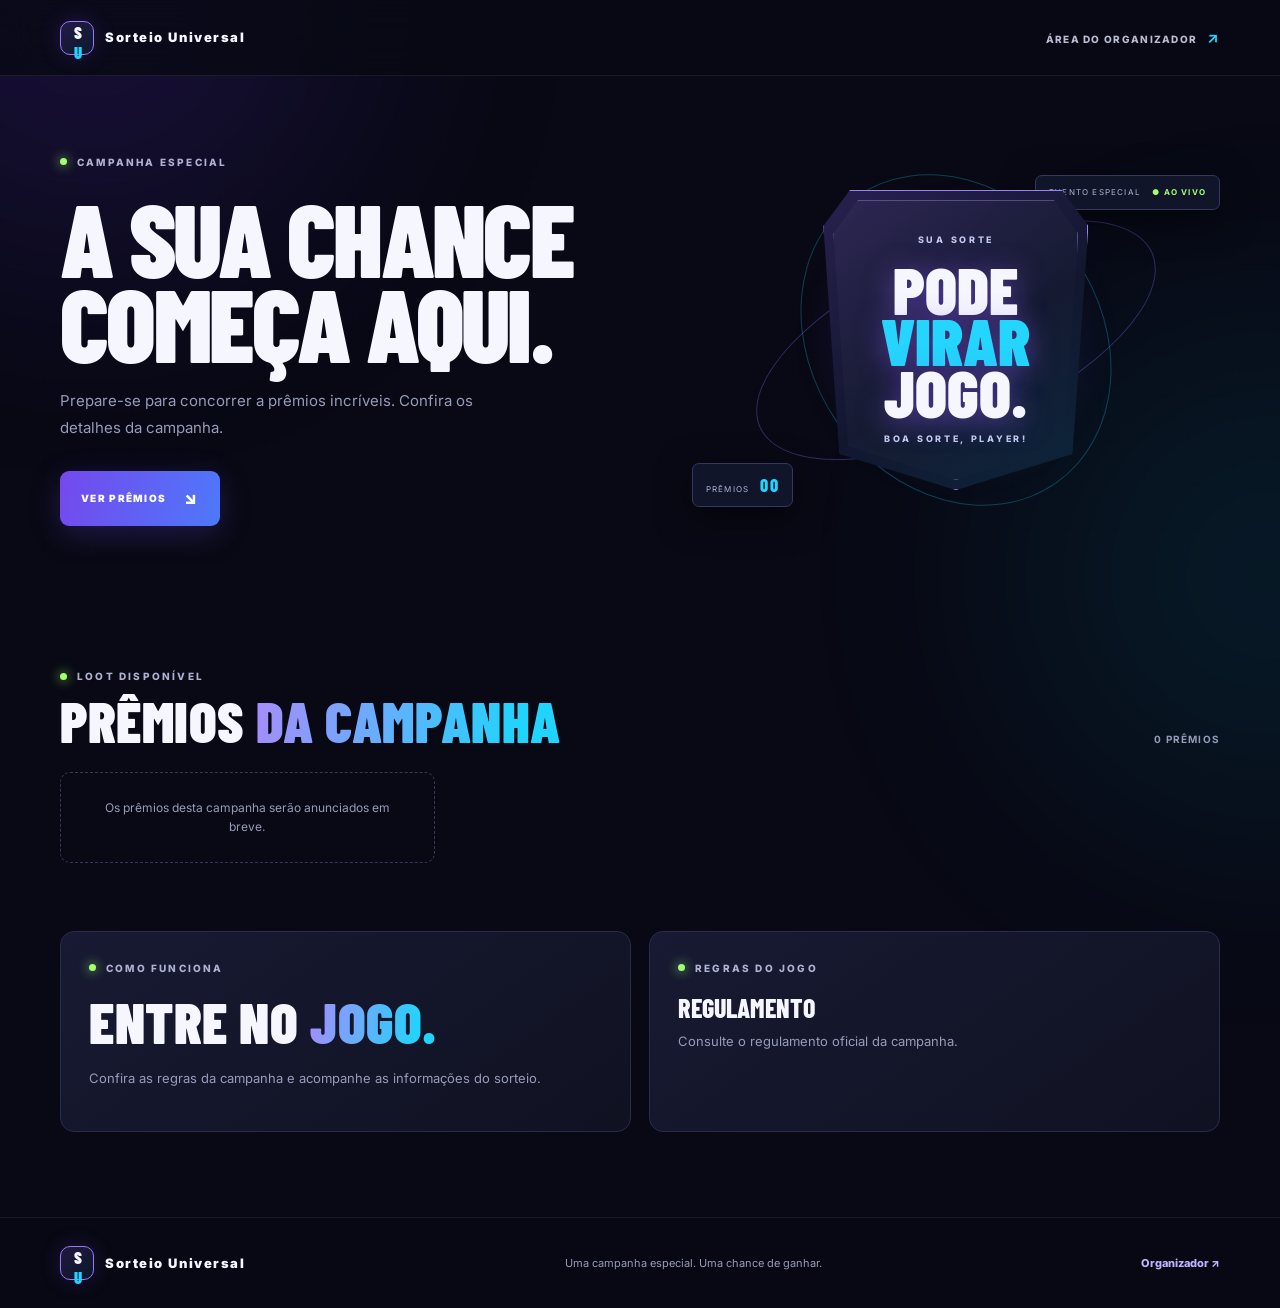
<file: index.html>
<!doctype html>
<html lang="pt-BR">
<head>
  <meta charset="utf-8"><meta name="viewport" content="width=device-width,initial-scale=1">
  <meta name="theme-color" content="#080914"><meta name="description" content="Campanha especial de sorteios">
  <title>Sorteio Universal</title>
  <link rel="preconnect" href="https://fonts.googleapis.com"><link rel="preconnect" href="https://fonts.gstatic.com" crossorigin>
  <link href="https://fonts.googleapis.com/css2?family=Barlow+Condensed:wght@500;600;700;800;900&family=Inter:wght@400;500;600;700;800&display=swap" rel="stylesheet">
  <link rel="stylesheet" href="css/style.css">
</head>
<body class="public-page">
  <div class="ambient ambient-one"></div><div class="ambient ambient-two"></div><div class="grid-noise"></div>
  <header class="topbar"><a class="brand" href="index.html"><span class="brand-mark">S<span>U</span></span><span id="brandName">SORTEIO<span> UNIVERSAL</span></span></a><a class="top-link" href="admin.html">ÁREA DO ORGANIZADOR <b>↗</b></a></header>
  <main>
    <section class="hero wrap">
      <div class="hero-copy"><div class="eyebrow"><i></i><span id="campaignTag">CAMPANHA ESPECIAL</span></div><h1 id="heroTitle">A SUA CHANCE<br><em>COMEÇA AQUI.</em></h1><p id="heroDescription">Prepare-se para concorrer a prêmios incríveis. Confira os detalhes da campanha.</p><a class="button button-primary" href="#premios">VER PRÊMIOS <span>↘</span></a></div>
      <div class="hero-art" id="heroArt"><div class="hero-orbit orbit-a"></div><div class="hero-orbit orbit-b"></div><div class="hero-chip chip-top">EVENTO ESPECIAL <b>● AO VIVO</b></div><div class="hero-emblem"><span class="emblem-kicker">SUA SORTE</span><strong>PODE<br><i>VIRAR</i><br>JOGO.</strong><span class="emblem-bottom">BOA SORTE, PLAYER!</span></div><div class="hero-chip chip-bottom">PRÊMIOS <b id="heroPrizeCount">00</b></div></div>
    </section>
    <section class="banner-section wrap" id="bannerSection" hidden><div class="campaign-banner" id="campaignBanner"></div></section>
    <section class="section wrap" id="premios"><div class="section-heading"><div><div class="eyebrow"><i></i> LOOT DISPONÍVEL</div><h2>PRÊMIOS <em>DA CAMPANHA</em></h2></div><span class="section-note" id="prizeTotal">0 PRÊMIOS</span></div><div class="prize-grid" id="prizeGrid"><div class="empty-state">Os prêmios desta campanha serão anunciados em breve.</div></div></section>
    <section class="section wrap details-grid"><article class="detail-panel"><div class="eyebrow"><i></i> COMO FUNCIONA</div><h2>ENTRE NO <em>JOGO.</em></h2><p id="howText">Confira as regras da campanha e acompanhe as informações do sorteio.</p></article><article class="detail-panel rules-panel"><div class="eyebrow"><i></i> REGRAS DO JOGO</div><h3>REGULAMENTO</h3><div id="rulesText" class="rules-text">Consulte o regulamento oficial da campanha.</div></article></section>
  </main>
  <footer class="footer"><div class="wrap footer-inner"><div class="brand"><span class="brand-mark">S<span>U</span></span><span id="footerName">SORTEIO UNIVERSAL</span></div><span id="footerInfo">Uma campanha especial. Uma chance de ganhar.</span><a href="admin.html">Organizador ↗</a></div></footer>
  <script src="js/public.js"></script>
</body></html>
</file>
<file: css/style.css>
:root{--bg:#080914;--panel:#111326;--panel2:#171a31;--line:#292d4b;--text:#f5f6ff;--muted:#969bb9;--accent:#8b5cf6;--cyan:#21d4fd;--pink:#f43f9b;--green:#a3ff6f;--font:'Inter',Arial,sans-serif;--display:'Barlow Condensed',Impact,sans-serif}*{box-sizing:border-box}html{scroll-behavior:smooth}body{margin:0;background:var(--bg);color:var(--text);font:15px/1.6 var(--font);overflow-x:hidden}button,input,textarea{font:inherit}button,a{-webkit-tap-highlight-color:transparent}a{color:inherit;text-decoration:none}.ambient{position:fixed;width:520px;height:520px;border-radius:50%;filter:blur(130px);opacity:.15;pointer-events:none;z-index:-2}.ambient-one{background:#7138ff;top:-260px;left:-170px}.ambient-two{background:#00bfe9;right:-250px;top:35%;opacity:.09}.grid-noise{position:fixed;inset:0;pointer-events:none;z-index:-1;opacity:.19;background-image:linear-gradient(#555b8a12 1px,transparent 1px),linear-gradient(90deg,#555b8a12 1px,transparent 1px);background-size:44px 44px;mask-image:linear-gradient(to bottom,black,transparent 90%)}.wrap{width:min(1160px,calc(100% - 48px));margin:auto}.topbar{height:76px;padding:0 max(24px,calc((100% - 1160px)/2));display:flex;align-items:center;justify-content:space-between;border-bottom:1px solid #ffffff12;background:#080914c9;backdrop-filter:blur(18px);position:relative;z-index:3}.brand{display:flex;align-items:center;gap:11px;font-size:13px;font-weight:900;letter-spacing:.12em}.brand>span:last-child span{color:var(--muted)}.brand-mark{width:34px;height:34px;display:grid;place-items:center;border:1px solid #9b77ff;border-radius:10px;background:linear-gradient(145deg,#8b5cf633,#21d4fd15);font:900 17px var(--display);letter-spacing:-.08em;box-shadow:0 0 22px #8b5cf633}.brand-mark span{color:var(--cyan)}.top-link{font-size:10px;letter-spacing:.13em;font-weight:800;color:#b8bbd2}.top-link b{color:var(--cyan);font-size:15px;margin-left:6px}.hero{min-height:540px;display:grid;grid-template-columns:1fr .9fr;align-items:center;gap:45px;padding-top:54px;padding-bottom:70px}.eyebrow{display:flex;align-items:center;gap:10px;color:#aeb2d1;font-size:10px;font-weight:800;letter-spacing:.22em}.eyebrow i,.local-badge i{width:7px;height:7px;border-radius:50%;background:var(--green);box-shadow:0 0 12px var(--green)}.hero h1,.admin-intro h1{font:900 clamp(64px,8vw,108px)/.83 var(--display);letter-spacing:-.025em;margin:25px 0 22px}.hero h1 em,.section-heading h2 em,.detail-panel h2 em,.admin-intro h1 em,.panel-heading h2 em{font-style:normal;color:transparent;background:linear-gradient(100deg,#a78bfa 0%,#21d4fd 85%);background-clip:text;-webkit-background-clip:text}.hero-copy>p{max-width:470px;color:var(--muted);font-size:15px;line-height:1.8;margin:0 0 30px}.button{border:0;cursor:pointer;display:inline-flex;align-items:center;justify-content:center;gap:18px;padding:14px 21px;min-height:47px;border-radius:9px;font-size:10px;font-weight:900;letter-spacing:.13em;transition:transform .2s,box-shadow .2s,border-color .2s}.button:hover{transform:translateY(-2px)}.button-primary{color:white;background:linear-gradient(105deg,#7548ed,#4d79fa);box-shadow:0 8px 30px #7048ed40}.button-primary:hover{box-shadow:0 10px 36px #7048ed70}.button-primary span{font-size:17px}.button-ghost{color:#d8daf0;background:#ffffff08;border:1px solid var(--line)}.button-ghost:hover{border-color:#8b5cf6}.button-danger{background:#f43f9b15;border:1px solid #f43f9b55;color:#ff91c6}.button-small{padding:10px 13px;min-height:37px;font-size:9px}.hero-art{height:420px;position:relative;display:grid;place-items:center;isolation:isolate}.hero-art:before{content:'';position:absolute;width:310px;height:310px;border-radius:50%;background:radial-gradient(circle,#743ffb4a,transparent 68%);filter:blur(12px)}.hero-orbit{position:absolute;border:1px solid #8c6cff55;border-radius:50%;transform:rotate(-24deg)}.orbit-a{width:430px;height:180px}.orbit-b{width:350px;height:290px;transform:rotate(55deg);border-color:#21d4fd45}.hero-emblem{width:265px;height:300px;clip-path:polygon(10% 0,90% 0,100% 12%,94% 88%,50% 100%,6% 88%,0 12%);background:linear-gradient(145deg,#28204f,#12172f 55%,#0c263b);border:1px solid #9c81ff;display:flex;flex-direction:column;justify-content:center;align-items:center;position:relative;box-shadow:0 0 80px #7948ff55;text-align:center}.hero-emblem:before{content:'';position:absolute;inset:9px;clip-path:inherit;border:1px solid #a78bfa66;background:linear-gradient(135deg,#ffffff08,transparent)}.emblem-kicker,.emblem-bottom{font-size:9px;letter-spacing:.3em;color:#bfc5ed;font-weight:800}.hero-emblem strong{font:900 66px/.78 var(--display);margin:15px 0;text-shadow:0 5px 28px #8b5cf688}.hero-emblem strong i{font-style:normal;color:var(--cyan)}.hero-chip{position:absolute;background:#10152a;border:1px solid #34385d;border-radius:7px;padding:10px 13px;font-size:8px;letter-spacing:.15em;color:#aeb3d5;box-shadow:0 10px 35px #0008}.hero-chip b{color:var(--green);margin-left:8px}.chip-top{top:45px;right:0}.chip-bottom{bottom:43px;left:0}.chip-bottom b{font:800 18px var(--display);color:var(--cyan)}.banner-section{padding-bottom:40px}.campaign-banner{height:clamp(130px,25vw,270px);border-radius:15px;border:1px solid var(--line);background-position:center;background-size:cover;background-color:var(--panel)}.section{padding-top:48px;padding-bottom:58px}.section-heading,.panel-heading{display:flex;align-items:end;justify-content:space-between;gap:20px;margin-bottom:25px}.section-heading h2,.detail-panel h2,.panel-heading h2{font:900 clamp(37px,5vw,57px)/.95 var(--display);margin:9px 0 0;letter-spacing:.01em}.section-note,.panel-hint{color:var(--muted);font-size:10px;letter-spacing:.12em;font-weight:700}.prize-grid{display:grid;grid-template-columns:repeat(3,minmax(0,1fr));gap:18px}.prize-card{border:1px solid #292d4c;border-radius:13px;overflow:hidden;background:linear-gradient(150deg,#171a31,#0e1020);transition:.25s;position:relative}.prize-card:hover{transform:translateY(-5px);border-color:#8b5cf6;box-shadow:0 15px 45px #7149ed20}.prize-image{height:190px;background:radial-gradient(circle at 50% 45%,#33315b,#15172b 68%);display:grid;place-items:center;overflow:hidden}.prize-image img{width:100%;height:100%;object-fit:cover}.prize-placeholder{font:900 60px var(--display);color:#7770b9}.prize-info{padding:17px 18px 19px}.prize-info h3{font-size:15px;margin:0 0 5px}.prize-info p{font-size:12px;color:var(--muted);margin:0;line-height:1.6}.prize-qty{display:inline-flex;margin-top:13px;padding:5px 9px;border-radius:5px;background:#8b5cf61b;color:#c5b5ff;font-size:9px;font-weight:800;letter-spacing:.1em}.empty-state{color:var(--muted);padding:25px;text-align:center;border:1px dashed #363a5a;border-radius:10px;font-size:12px}.details-grid{display:grid;grid-template-columns:1fr 1fr;gap:18px;padding-top:10px;padding-bottom:85px}.detail-panel{background:linear-gradient(145deg,#171a32,#101222);border:1px solid var(--line);border-radius:14px;padding:28px}.detail-panel h2{margin:18px 0}.detail-panel>p,.rules-text{color:var(--muted);font-size:13px;line-height:1.9;white-space:pre-wrap}.rules-panel h3{font:800 26px var(--display);margin:16px 0 6px}.footer{border-top:1px solid #ffffff12;background:#080914a8}.footer-inner{min-height:90px;display:flex;align-items:center;justify-content:space-between;gap:18px;color:var(--muted);font-size:11px}.footer-inner>a{color:#bcb4ff;font-weight:800}.footer .brand{color:var(--text)}
/* admin */
.admin-top{padding-left:max(24px,calc((100% - 1240px)/2));padding-right:max(24px,calc((100% - 1240px)/2))}.admin-top-right{display:flex;align-items:center;gap:22px}.local-badge{display:flex;align-items:center;gap:8px;color:#aeb3ce;font-size:9px;font-weight:800;letter-spacing:.12em}.local-badge i{width:6px;height:6px}.admin-wrap{width:min(1240px,calc(100% - 48px));margin:0 auto}.admin-intro{padding:54px 0 35px;display:flex;align-items:end;justify-content:space-between;gap:25px}.admin-intro h1{font-size:clamp(55px,7vw,83px);margin:17px 0 8px}.admin-intro p{margin:0;color:var(--muted);font-size:13px}.intro-actions{display:flex;gap:9px;flex-wrap:wrap}.admin-tabs{display:flex;gap:6px;border-bottom:1px solid var(--line);margin-bottom:30px;overflow-x:auto}.tab{white-space:nowrap;background:transparent;border:0;border-bottom:2px solid transparent;color:#7f84a5;padding:15px 19px;cursor:pointer;font-size:10px;font-weight:800;letter-spacing:.12em}.tab span{color:#d9dbef;margin-left:7px}.tab.active{border-color:#9a76ff;color:#bba5ff}.tab.active span{color:white}.tab-panel{padding-bottom:65px}.tab-panel[hidden]{display:none}.panel-heading{align-items:center;margin-bottom:24px}.panel-heading h2{font-size:42px}.form-layout{display:grid;grid-template-columns:minmax(0,1.5fr) minmax(240px,.7fr);gap:18px}.form-card,.list-card,.side-note{background:linear-gradient(145deg,#15182e,#101222);border:1px solid var(--line);border-radius:13px;padding:23px}.form-card label{display:block;color:#b9bdd8;font-size:10px;font-weight:700;letter-spacing:.06em;margin-bottom:15px}.form-card input:not([type=file]),.form-card textarea,.search-input{display:block;width:100%;margin-top:7px;background:#090b18;border:1px solid #303454;border-radius:7px;padding:12px 13px;color:white;outline:none;font-size:13px;letter-spacing:0}.form-card input:focus,.form-card textarea:focus,.search-input:focus{border-color:#9b7bff;box-shadow:0 0 0 3px #8b5cf622}.form-card textarea{resize:vertical}.form-card input[type=color]{height:43px;padding:5px}.form-card input[type=file]{display:block;width:100%;margin-top:8px;color:var(--muted);font-size:11px}.two-cols{display:grid;grid-template-columns:1fr 1fr;gap:13px}.image-preview{height:130px;border:1px dashed #44496b;border-radius:8px;display:grid;place-items:center;color:#777d9e;font-size:9px;font-weight:800;letter-spacing:.15em;margin:0 0 18px;overflow:hidden;background:#0a0c19}.image-preview img{width:100%;height:100%;object-fit:contain}.side-note{align-self:start;background:radial-gradient(circle at 90% 0,#7648e92c,transparent 45%),#111326}.note-icon{width:42px;height:42px;border:1px solid #8e6bf5;border-radius:11px;display:grid;place-items:center;color:#c2afff;font-size:23px}.side-note h3,.form-card h3{font:800 24px var(--display);letter-spacing:.04em;margin:18px 0 6px}.side-note p{font-size:12px;color:var(--muted);line-height:1.8}.text-link{display:inline-block;background:none;border:0;padding:0;color:#b9a5ff;font-size:9px;font-weight:900;letter-spacing:.12em;cursor:pointer}.inline-status{font-size:11px;color:var(--green);margin-left:10px}.list-title{font-size:10px;font-weight:900;letter-spacing:.16em;color:#b8bcda;margin-bottom:17px}.admin-list{display:grid;gap:9px;max-height:520px;overflow:auto}.admin-item{display:grid;grid-template-columns:65px 1fr auto;gap:12px;align-items:center;padding:9px;border:1px solid #292d4a;border-radius:8px;background:#0d1020}.admin-item img,.item-thumb{width:65px;height:54px;border-radius:6px;object-fit:cover;background:#222544;display:grid;place-items:center;color:#8d82c9;font-size:22px}.admin-item strong{display:block;font-size:12px}.admin-item small{display:block;color:var(--muted);font-size:10px;margin-top:3px}.item-actions{display:flex;gap:5px}.mini-btn{border:1px solid #3b4063;background:#171a31;color:#c5c8e2;border-radius:5px;padding:6px 8px;font-size:9px;cursor:pointer}.mini-btn.delete{color:#ff8abd;border-color:#713252}.list-total,.list-footer{border-top:1px solid var(--line);padding-top:15px;margin-top:15px;display:flex;align-items:center;justify-content:space-between;color:var(--muted);font-size:9px;font-weight:800;letter-spacing:.12em}.list-total strong{font:800 30px var(--display);color:var(--cyan)}.button-row{display:flex;gap:8px;flex-wrap:wrap}.people-layout{display:grid;grid-template-columns:minmax(260px,.72fr) minmax(0,1.4fr);gap:18px}.import-box{display:flex;gap:14px;border-top:1px solid var(--line);margin-top:23px;padding-top:20px}.import-symbol{width:39px;height:39px;flex:none;border-radius:9px;background:#8b5cf61c;color:#b9a5ff;display:grid;place-items:center;font-size:22px}.import-box h3{font:800 21px var(--display);margin:0}.import-box p{font-size:11px;color:var(--muted);line-height:1.7}.file-button{position:relative;overflow:hidden;min-height:37px;padding:10px 12px;margin-top:5px}.file-button input{position:absolute;inset:0;opacity:0;cursor:pointer}.template-link{margin-top:17px}.people-toolbar{display:flex;align-items:center;justify-content:space-between;gap:15px}.search-input{max-width:220px;margin:0}.people-list{max-height:450px;overflow:auto;display:grid;gap:7px}.person-row{display:grid;grid-template-columns:34px 1fr auto;gap:10px;align-items:center;padding:9px 10px;border-bottom:1px solid #252943}.person-avatar{width:32px;height:32px;border-radius:8px;background:linear-gradient(135deg,#7046da,#1a9ebc);display:grid;place-items:center;font:800 15px var(--display)}.person-row strong{display:block;font-size:11px}.person-row small{display:block;color:var(--muted);font-size:10px}.people-card{min-width:0}.draw-layout{display:grid;grid-template-columns:minmax(0,1.35fr) minmax(290px,.8fr);gap:18px}.draw-stage{position:relative;overflow:hidden;text-align:center;padding:30px 25px 27px;border:1px solid #48406f;border-radius:15px;background:radial-gradient(ellipse at 50% 0,#5635a333,transparent 50%),linear-gradient(145deg,#171a34,#0c0e1c);box-shadow:inset 0 0 70px #6f45dc0c}.draw-stage:before{content:'';position:absolute;inset:0;pointer-events:none;background:linear-gradient(120deg,transparent 25%,#ffffff05 50%,transparent 75%)}.stage-topline{display:flex;justify-content:space-between;color:#aaaed0;font-size:9px;font-weight:900;letter-spacing:.14em}.stage-topline span:first-child{color:var(--green)}.draw-prize-art{width:150px;height:130px;margin:24px auto 12px;border-radius:13px;background:radial-gradient(circle,#39316c,#171a32);display:grid;place-items:center;overflow:hidden;border:1px solid #494276}.draw-prize-art img{width:100%;height:100%;object-fit:cover}.draw-prize-art span{font-size:50px;color:#a99aff}.draw-prize-name{font:900 34px/1.1 var(--display);letter-spacing:.04em}.draw-prize-desc{font-size:11px;color:var(--muted);margin-top:5px}.draw-divider{width:70px;height:2px;background:linear-gradient(90deg,var(--accent),var(--cyan));margin:23px auto}.draw-label{font-size:9px;letter-spacing:.2em;color:#a8adcc;font-weight:800}.winner-name{font:900 clamp(30px,4vw,51px)/1.05 var(--display);margin:13px 0 5px;color:#fff;text-shadow:0 0 24px #9a78ff88;min-height:54px;overflow-wrap:anywhere}.winner-name.reveal{animation:winnerPop .65s cubic-bezier(.2,1.5,.4,1)}@keyframes winnerPop{0%{transform:scale(.55);opacity:0;filter:blur(8px)}70%{transform:scale(1.08)}100%{transform:scale(1);opacity:1;filter:blur(0)}}.winner-phone{font-size:10px;color:var(--cyan);letter-spacing:.1em;min-height:18px}.draw-button{margin-top:23px;min-width:230px}.draw-button:disabled{opacity:.45;cursor:not-allowed;transform:none}.draw-subtext{font-size:10px;color:var(--muted);margin-top:12px}.draw-side{display:grid;gap:15px;align-content:start}.draw-queue,.winner-list{display:grid;gap:7px;max-height:255px;overflow:auto}.queue-item,.winner-item{display:flex;align-items:center;gap:10px;padding:9px;border-radius:7px;background:#0b0d1b;border:1px solid #292d4b}.queue-number{width:25px;height:25px;border-radius:6px;background:#8b5cf622;color:#c3b2ff;display:grid;place-items:center;font:800 14px var(--display)}.queue-item strong,.winner-item strong{font-size:11px;display:block}.queue-item small,.winner-item small{font-size:9px;color:var(--muted)}.queue-item.done{opacity:.5}.queue-item.current{border-color:#9875ff;background:#6e4bdd17}.winner-item{border-color:#315e60}.winner-item .queue-number{background:#a3ff6f1a;color:var(--green)}.results-card .button-row{margin-top:15px}.admin-footer{display:flex;justify-content:space-between;gap:15px;border-top:1px solid var(--line);padding:20px 0 30px;color:#777d9d;font-size:9px;letter-spacing:.1em}.admin-footer b{color:var(--accent)}.toast{position:fixed;right:22px;bottom:22px;max-width:min(390px,calc(100% - 44px));padding:13px 17px;background:#1b203b;border:1px solid #59528b;border-radius:8px;color:#f3f2ff;font-size:12px;box-shadow:0 15px 50px #0009;opacity:0;transform:translateY(15px);transition:.25s;pointer-events:none;z-index:10}.toast.show{opacity:1;transform:none}
@media(max-width:850px){.hero{grid-template-columns:1fr .8fr;gap:15px}.hero-art{transform:scale(.85)}.prize-grid{grid-template-columns:repeat(2,minmax(0,1fr))}.form-layout,.people-layout,.draw-layout{grid-template-columns:1fr}.side-note{display:none}.admin-intro{align-items:start;flex-direction:column}.intro-actions{width:100%}.draw-side{grid-template-columns:1fr 1fr}.results-card .button-row{flex-direction:column}}
@media(max-width:600px){.wrap,.admin-wrap{width:calc(100% - 30px)}.topbar{height:65px;padding:0 15px}.brand{font-size:10px}.top-link{font-size:8px}.hero{grid-template-columns:1fr;padding-top:55px;padding-bottom:35px}.hero h1{font-size:72px}.hero-art{height:300px;transform:scale(.78);margin:-8px 0}.section{padding-top:35px;padding-bottom:40px}.section-heading{align-items:start;flex-direction:column;gap:9px}.prize-grid{grid-template-columns:1fr 1fr;gap:10px}.prize-image{height:130px}.prize-info{padding:12px}.prize-info h3{font-size:12px}.prize-info p{font-size:10px}.details-grid{grid-template-columns:1fr;padding-bottom:50px}.detail-panel{padding:21px}.footer-inner{padding:18px 0;align-items:flex-start;flex-direction:column}.admin-top-right{gap:9px}.local-badge{font-size:0}.admin-intro{padding:38px 0 25px}.admin-intro h1{font-size:59px}.intro-actions .button{flex:1;font-size:8px;padding:12px 8px}.admin-tabs{margin-right:-15px}.tab{padding:13px 12px;font-size:9px}.tab span{margin-left:3px}.panel-heading{align-items:start;flex-direction:column}.panel-heading h2{font-size:37px}.form-card,.list-card{padding:16px}.two-cols{grid-template-columns:1fr}.people-toolbar{align-items:stretch;flex-direction:column}.search-input{max-width:none}.list-footer{align-items:flex-start;flex-direction:column;gap:12px}.draw-side{grid-template-columns:1fr}.draw-stage{padding:22px 14px}.draw-prize-name{font-size:29px}.draw-button{width:100%;min-width:0}.admin-footer{flex-direction:column}.section-note{font-size:9px}}
@media(prefers-reduced-motion:reduce){*,*:before,*:after{scroll-behavior:auto!important;animation-duration:.01ms!important;transition-duration:.01ms!important}}

/* Abertura da caixa premiada: revelação inspirada em jogos mobile */
.chest-scene{height:350px;position:relative;display:grid;place-items:center;isolation:isolate;margin:10px auto 0;overflow:hidden;border-radius:14px;background:radial-gradient(ellipse at 50% 72%,#7041df35,transparent 48%),linear-gradient(180deg,#0c1024aa,#080a17aa)}
.chest-scene:before{content:"";position:absolute;left:12%;right:12%;bottom:30px;height:28px;border-radius:50%;background:#8c54ff55;filter:blur(24px);opacity:.8}
.chest-rays{position:absolute;width:260px;height:260px;border-radius:50%;background:conic-gradient(from 0deg,transparent,#8b5cf633,transparent,#21d4fd44,transparent,#f43f9b33,transparent);filter:blur(5px);opacity:.48;animation:chestRays 18s linear infinite}
.chest-spark{position:absolute;color:#c9b8ff;text-shadow:0 0 14px #a78bfa;font-size:25px;opacity:.7;animation:sparkFloat 2.4s ease-in-out infinite alternate}
.chest-spark-one{left:22%;top:23%}.chest-spark-two{right:22%;top:30%;animation-delay:.8s;color:#54eaff}
.treasure-chest{position:relative;width:190px;height:154px;margin-top:50px;z-index:2;filter:drop-shadow(0 14px 22px #000b);transition:filter .4s}
.chest-glow{position:absolute;z-index:-1;left:-40px;right:-40px;top:-55px;bottom:-28px;border-radius:50%;background:radial-gradient(ellipse,#9b5cff4d,transparent 68%);opacity:.45;transition:opacity .5s,transform .5s}
.chest-base{position:absolute;left:5px;right:5px;bottom:0;height:91px;border:3px solid #f0b94e;border-radius:12px 12px 20px 20px;background:linear-gradient(105deg,#63300e 0%,#d88a25 18%,#7b3b12 37%,#f2bb55 51%,#7d3b12 69%,#d98a29 86%,#54270f 100%);box-shadow:inset 0 8px 10px #ffe5a655,inset 0 -13px 16px #2c100caa,0 0 0 5px #4d287b,0 0 24px #a86cff88;display:grid;place-items:center;overflow:hidden}
.chest-base:before{content:"";position:absolute;inset:8px;border:2px solid #ffe2a4;border-radius:7px;opacity:.65}
.chest-base:after{content:"";position:absolute;left:0;right:0;top:0;height:12px;background:linear-gradient(90deg,#ffe7a8,#a45d19,#ffe8aa);opacity:.8}
.chest-emblem{width:43px;height:43px;border:2px solid #ffe5a4;border-radius:50%;display:grid;place-items:center;color:#fff1c8;font:900 20px var(--display);text-shadow:0 0 12px #fff;box-shadow:0 0 16px #fff6;background:#7b3e1a88;z-index:1}
.chest-lid{position:absolute;z-index:3;left:0;right:0;top:5px;height:76px;border:3px solid #f4c15d;border-radius:45px 45px 12px 12px;background:linear-gradient(105deg,#7a3c13,#e5a23b 22%,#71350f 43%,#f3c05e 58%,#793a12 78%,#c47a25);box-shadow:inset 0 8px 10px #ffe9a866,inset 0 -8px 12px #2c100c99,0 0 0 5px #4d287b;transform-origin:12% 100%;transition:transform 1s cubic-bezier(.2,.8,.2,1),filter .5s}
.chest-lid:before{content:"";position:absolute;inset:8px 10px 10px;border:2px solid #ffe2a4;border-radius:35px 35px 7px 7px;opacity:.6}
.chest-lock{position:absolute;left:calc(50% - 15px);bottom:-12px;width:30px;height:34px;border:3px solid #ffe4a0;border-radius:7px;background:linear-gradient(135deg,#f8d77e,#98601e);color:#754015;display:grid;place-items:center;font-size:14px;box-shadow:0 0 12px #ffc65a88}
.chest-scene.opening .treasure-chest{animation:chestShake .16s linear infinite;filter:drop-shadow(0 0 24px #a45cff)}
.chest-scene.opening .chest-lid{animation:lidRattle .18s ease-in-out infinite alternate}
.chest-scene.opening .chest-glow{opacity:1;transform:scale(1.35)}
.chest-scene.opening .chest-rays{opacity:1;transform:scale(1.25);animation-duration:2s}
.chest-scene.opened .chest-lid{transform:translate(-9px,-62px) rotate(-28deg)}
.chest-scene.opened .chest-glow{opacity:1;transform:scale(1.65);background:radial-gradient(ellipse,#ffe58c99 0%,#9b5cff66 35%,transparent 72%)}
.chest-scene.opened .chest-rays{opacity:1;transform:scale(1.45);animation-duration:5s}
.reward-reveal{position:absolute;z-index:4;inset:12px 10px 8px;display:flex;flex-direction:column;align-items:center;justify-content:center;text-align:center;padding:12px;background:radial-gradient(ellipse at 50% 45%,#17102feF 0%,#0b0d1beF 68%);border:1px solid #a78bfa;border-radius:12px;opacity:0;visibility:hidden;transform:translateY(20px) scale(.86);pointer-events:none;transition:opacity .45s,transform .55s cubic-bezier(.2,1.35,.4,1),visibility .45s;box-shadow:0 0 45px #8b5cf666,inset 0 0 35px #8b5cf622}
.reward-reveal.visible{opacity:1;visibility:visible;transform:translateY(0) scale(1)}
.reward-kicker{font-size:9px;font-weight:900;letter-spacing:.18em;color:#ffe18a;text-shadow:0 0 14px #f5bc52;margin-bottom:5px}
.reward-image{width:84px;height:76px;border-radius:10px;overflow:hidden;display:grid;place-items:center;background:linear-gradient(145deg,#33245c,#11172d);border:1px solid #8b72d8;box-shadow:0 0 24px #8b5cf655;margin:4px auto 6px;color:#d5c4ff;font-size:30px}
.reward-image img{width:100%;height:100%;object-fit:contain}
.reward-reveal .draw-prize-name{font-size:22px;color:#fff;margin:0 0 3px}
.reward-reveal .winner-name{font-size:clamp(22px,3vw,34px);margin:2px 0;color:#ffe28c;text-shadow:0 0 20px #f2bd54aa;min-height:0}
.reward-reveal .winner-phone{font-size:9px;color:#8cecff}
@keyframes chestShake{0%,100%{transform:translate(0,0) rotate(0)}25%{transform:translate(-3px,1px) rotate(-1.5deg)}75%{transform:translate(3px,-1px) rotate(1.5deg)}}
@keyframes lidRattle{from{transform:translateY(-2px) rotate(-2deg)}to{transform:translateY(2px) rotate(2deg)}}
@keyframes chestRays{to{transform:rotate(360deg)}}
@keyframes sparkFloat{from{transform:translateY(5px) scale(.8);opacity:.35}to{transform:translateY(-10px) scale(1.15);opacity:1}}
@media(max-width:600px){.chest-scene{height:330px}.treasure-chest{transform:scale(.88);margin-top:45px}.reward-reveal{inset:9px 7px}.reward-image{width:72px;height:65px}.reward-reveal .draw-prize-name{font-size:19px}.reward-reveal .winner-name{font-size:25px}}
@media(prefers-reduced-motion:reduce){.chest-rays,.chest-spark,.chest-scene.opening .treasure-chest,.chest-scene.opening .chest-lid{animation:none!important}.chest-lid,.reward-reveal{transition-duration:.01ms!important}}
</file>
